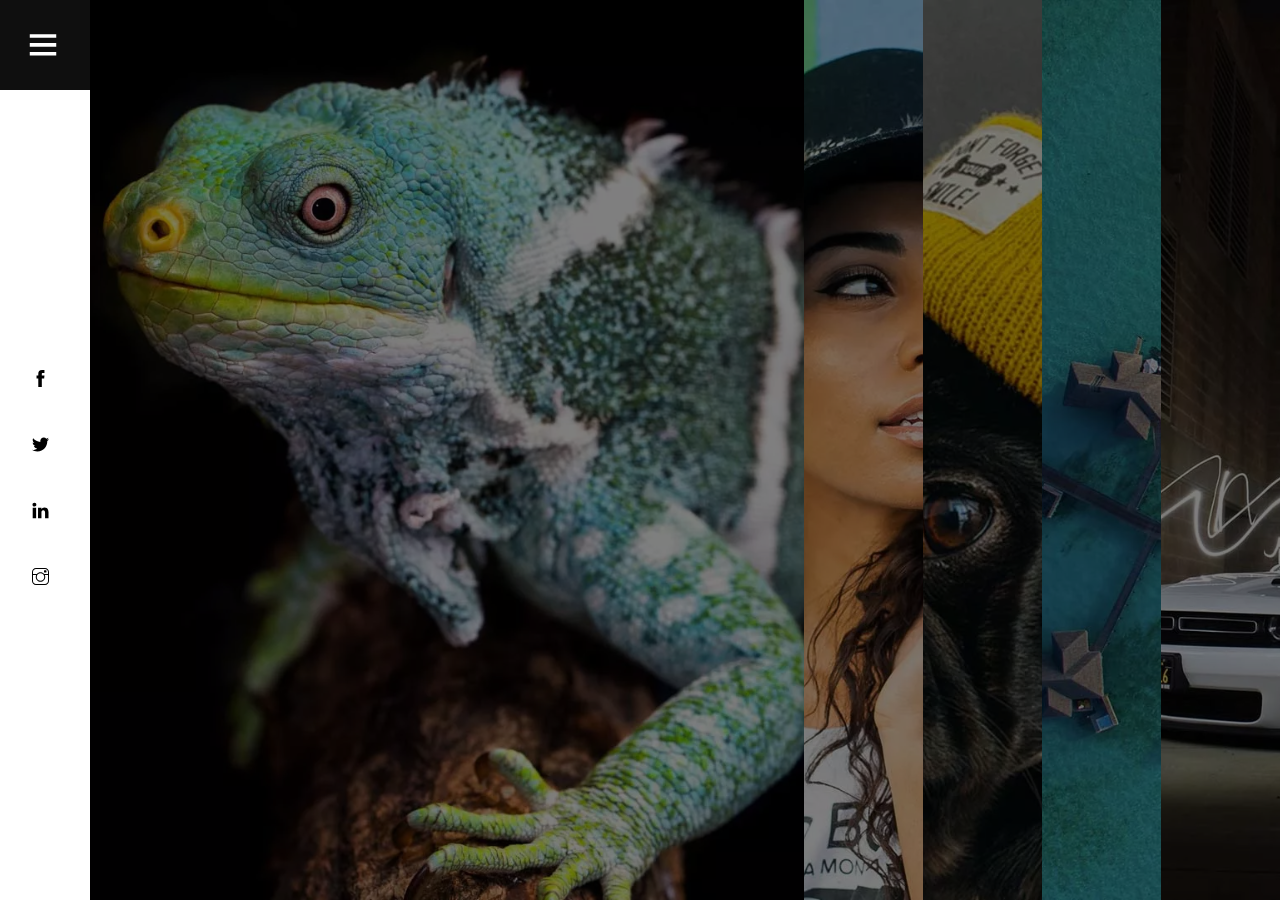
<file: index.html>
<!DOCTYPE html>
<html lang="en">
<head>
    <meta charset="UTF-8">
    <meta name="viewport" content="width=device-width, initial-scale=1.0">
    <title>Document</title>
    <link rel="stylesheet" href="main.css">
</head>
<body>
  <div class="Header">
    <div class="abrir" id="menu-btn"></div>
    <input class="checkbox" type="checkbox">
    <nav class="menu">
        <div class="blocoss">
        <div class="bloquinho"></div>
    <div class="logo"><h2 class="l1">TULEN</h2></div>

    </div>
<ul class="lista">
<li><a href="index.html" class="active">Home</a></li>
<li><a href="about.html">About</a></li>
<li><a href="gallery.html">Gallery</a></li>
<li><a href="blog.html">Blog</a></li>
<li><a href="contact.html">Contact</a></li>
</ul>
<footer>
<div class="icones">
  <i class="face1"><svg version="1.1" xmlns="http://www.w3.org/2000/svg" xmlns:xlink="http://www.w3.org/1999/xlink" width="17" height="17" viewBox="0 0 17 17">
    <g>
    </g>
        <path d="M12.461 5.57l-0.309 2.93h-2.342v8.5h-3.518v-8.5h-1.753v-2.93h1.753v-1.764c0-2.383 0.991-3.806 3.808-3.806h2.341v2.93h-1.465c-1.093 0-1.166 0.413-1.166 1.176v1.464h2.651z" fill="#000000" />
    </svg></i>
  <i class="tt1"><svg version="1.1" xmlns="http://www.w3.org/2000/svg" xmlns:xlink="http://www.w3.org/1999/xlink" width="17" height="17" viewBox="0 0 17 17">
    <g>
    </g>
        <path d="M15.253 5.038c0.011 0.151 0.011 0.302 0.011 0.454 0 4.605-3.506 9.912-9.913 9.912-1.974 0-3.808-0.572-5.351-1.564 0.281 0.032 0.551 0.042 0.842 0.042 1.629 0 3.127-0.55 4.325-1.488-1.532-0.032-2.815-1.036-3.257-2.417 0.215 0.032 0.431 0.054 0.656 0.054 0.314 0 0.627-0.043 0.918-0.118-1.596-0.324-2.794-1.726-2.794-3.419 0-0.011 0-0.033 0-0.043 0.464 0.258 1.003 0.42 1.575 0.442-0.938-0.626-1.553-1.694-1.553-2.901 0-0.647 0.173-1.241 0.475-1.759 1.715 2.115 4.293 3.496 7.184 3.646-0.055-0.259-0.087-0.529-0.087-0.799 0-1.919 1.554-3.483 3.484-3.483 1.003 0 1.909 0.42 2.546 1.1 0.787-0.151 1.541-0.442 2.211-0.841-0.259 0.809-0.809 1.489-1.532 1.919 0.702-0.075 1.381-0.269 2.007-0.539-0.475 0.69-1.068 1.306-1.747 1.802z" fill="#000000" />
    </svg></i>
  <i class="in1"><svg version="1.1" xmlns="http://www.w3.org/2000/svg" xmlns:xlink="http://www.w3.org/1999/xlink" width="17" height="17" viewBox="0 0 17 17">
    <g>
    </g>
        <path d="M0.698 5.823h3.438v10.323h-3.438v-10.323zM2.438 0.854c-1.167 0-1.938 0.771-1.938 1.782 0 0.989 0.74 1.781 1.896 1.781h0.021c1.198 0 1.948-0.792 1.938-1.781-0.011-1.011-0.74-1.782-1.917-1.782zM12.552 5.583c-1.829 0-2.643 1.002-3.094 1.709v-1.469h-3.427c0 0 0.042 0.969 0 10.323h3.427v-5.761c0-0.312 0.032-0.615 0.114-0.843 0.251-0.615 0.812-1.25 1.762-1.25 1.238 0 1.738 0.948 1.738 2.333v5.521h3.428v-5.917c0-3.167-1.688-4.646-3.948-4.646z" fill="#000000" />
    </svg></i>
  <i class="insta1"><svg version="1.1" xmlns="http://www.w3.org/2000/svg" xmlns:xlink="http://www.w3.org/1999/xlink" width="17" height="17" viewBox="0 0 17 17">
    <g>
    </g>
        <path d="M13 0h-9c-2.2 0-4 1.8-4 4v9c0 2.2 1.8 4 4 4h9c2.2 0 4-1.8 4-4v-9c0-2.2-1.8-4-4-4zM16 13c0 1.654-1.346 3-3 3h-9c-1.654 0-3-1.346-3-3v-6h3.207c-0.286 0.61-0.457 1.283-0.457 2 0 2.619 2.131 4.75 4.75 4.75s4.75-2.131 4.75-4.75c0-0.717-0.171-1.39-0.457-2h3.207v6zM12.25 9c0 2.068-1.682 3.75-3.75 3.75s-3.75-1.682-3.75-3.75 1.682-3.75 3.75-3.75 3.75 1.682 3.75 3.75zM12.152 6c-0.872-1.059-2.176-1.75-3.652-1.75s-2.78 0.691-3.652 1.75h-3.848v-2c0-1.654 1.346-3 3-3h9c1.654 0 3 1.346 3 3v2h-3.848zM14.454 2.722v1.298c0 0.299-0.244 0.543-0.542 0.543h-1.368c-0.3-0.001-0.544-0.245-0.544-0.543v-1.298c0-0.299 0.244-0.543 0.544-0.543h1.368c0.298 0 0.542 0.244 0.542 0.543z" fill="#000000" />
    </svg></i>
</div>
<p>Copyright ©2025 All Rights<br>reserved | This template is <br>Made with ❤️ by Colorlib</p>
</footer>
</nav>
    <section class="bloco"><svg id="branco" version="1.1" xmlns="http://www.w3.org/2000/svg" xmlns:xlink="http://www.w3.org/1999/xlink" width="17" height="17" viewBox="0 0 17 17">
        <g>
        </g>
            <path d="M16 3v2h-15v-2h15zM1 10h15v-2h-15v2zM1 15h15v-2h-15v2z" fill="#FFFFFF" />
        </svg></section>
 <div class="face"><svg version="1.1" xmlns="http://www.w3.org/2000/svg" xmlns:xlink="http://www.w3.org/1999/xlink" width="17" height="17" viewBox="0 0 17 17">
    <g>
    </g>
        <path d="M12.461 5.57l-0.309 2.93h-2.342v8.5h-3.518v-8.5h-1.753v-2.93h1.753v-1.764c0-2.383 0.991-3.806 3.808-3.806h2.341v2.93h-1.465c-1.093 0-1.166 0.413-1.166 1.176v1.464h2.651z" fill="#000000" />
    </svg></div>
 <div class="tt"><svg version="1.1" xmlns="http://www.w3.org/2000/svg" xmlns:xlink="http://www.w3.org/1999/xlink" width="17" height="17" viewBox="0 0 17 17">
    <g>
    </g>
        <path d="M15.253 5.038c0.011 0.151 0.011 0.302 0.011 0.454 0 4.605-3.506 9.912-9.913 9.912-1.974 0-3.808-0.572-5.351-1.564 0.281 0.032 0.551 0.042 0.842 0.042 1.629 0 3.127-0.55 4.325-1.488-1.532-0.032-2.815-1.036-3.257-2.417 0.215 0.032 0.431 0.054 0.656 0.054 0.314 0 0.627-0.043 0.918-0.118-1.596-0.324-2.794-1.726-2.794-3.419 0-0.011 0-0.033 0-0.043 0.464 0.258 1.003 0.42 1.575 0.442-0.938-0.626-1.553-1.694-1.553-2.901 0-0.647 0.173-1.241 0.475-1.759 1.715 2.115 4.293 3.496 7.184 3.646-0.055-0.259-0.087-0.529-0.087-0.799 0-1.919 1.554-3.483 3.484-3.483 1.003 0 1.909 0.42 2.546 1.1 0.787-0.151 1.541-0.442 2.211-0.841-0.259 0.809-0.809 1.489-1.532 1.919 0.702-0.075 1.381-0.269 2.007-0.539-0.475 0.69-1.068 1.306-1.747 1.802z" fill="#000000" />
    </svg></div>
 <div class="in"><svg version="1.1" xmlns="http://www.w3.org/2000/svg" xmlns:xlink="http://www.w3.org/1999/xlink" width="17" height="17" viewBox="0 0 17 17">
    <g>
    </g>
        <path d="M0.698 5.823h3.438v10.323h-3.438v-10.323zM2.438 0.854c-1.167 0-1.938 0.771-1.938 1.782 0 0.989 0.74 1.781 1.896 1.781h0.021c1.198 0 1.948-0.792 1.938-1.781-0.011-1.011-0.74-1.782-1.917-1.782zM12.552 5.583c-1.829 0-2.643 1.002-3.094 1.709v-1.469h-3.427c0 0 0.042 0.969 0 10.323h3.427v-5.761c0-0.312 0.032-0.615 0.114-0.843 0.251-0.615 0.812-1.25 1.762-1.25 1.238 0 1.738 0.948 1.738 2.333v5.521h3.428v-5.917c0-3.167-1.688-4.646-3.948-4.646z" fill="#000000" />
    </svg>
    </div>
 <div class="insta"><svg version="1.1" xmlns="http://www.w3.org/2000/svg" xmlns:xlink="http://www.w3.org/1999/xlink" width="17" height="17" viewBox="0 0 17 17">
    <g>
    </g>
        <path d="M13 0h-9c-2.2 0-4 1.8-4 4v9c0 2.2 1.8 4 4 4h9c2.2 0 4-1.8 4-4v-9c0-2.2-1.8-4-4-4zM16 13c0 1.654-1.346 3-3 3h-9c-1.654 0-3-1.346-3-3v-6h3.207c-0.286 0.61-0.457 1.283-0.457 2 0 2.619 2.131 4.75 4.75 4.75s4.75-2.131 4.75-4.75c0-0.717-0.171-1.39-0.457-2h3.207v6zM12.25 9c0 2.068-1.682 3.75-3.75 3.75s-3.75-1.682-3.75-3.75 1.682-3.75 3.75-3.75 3.75 1.682 3.75 3.75zM12.152 6c-0.872-1.059-2.176-1.75-3.652-1.75s-2.78 0.691-3.652 1.75h-3.848v-2c0-1.654 1.346-3 3-3h9c1.654 0 3 1.346 3 3v2h-3.848zM14.454 2.722v1.298c0 0.299-0.244 0.543-0.542 0.543h-1.368c-0.3-0.001-0.544-0.245-0.544-0.543v-1.298c0-0.299 0.244-0.543 0.544-0.543h1.368c0.298 0 0.542 0.244 0.542 0.543z" fill="#000000" />
    </svg>
    </div>
    </div>
    

   
</div>
    <div class="galeria">
        <div class="itens" id="A2"></div>
        <div class="itens" id="A3"></div>
        <div class="itens" id="A4"></div>
        <div class="itens" id="A5"></div>
        <div class="itens" id="A1"></div>
    </div>
</body>
</html>
</file>
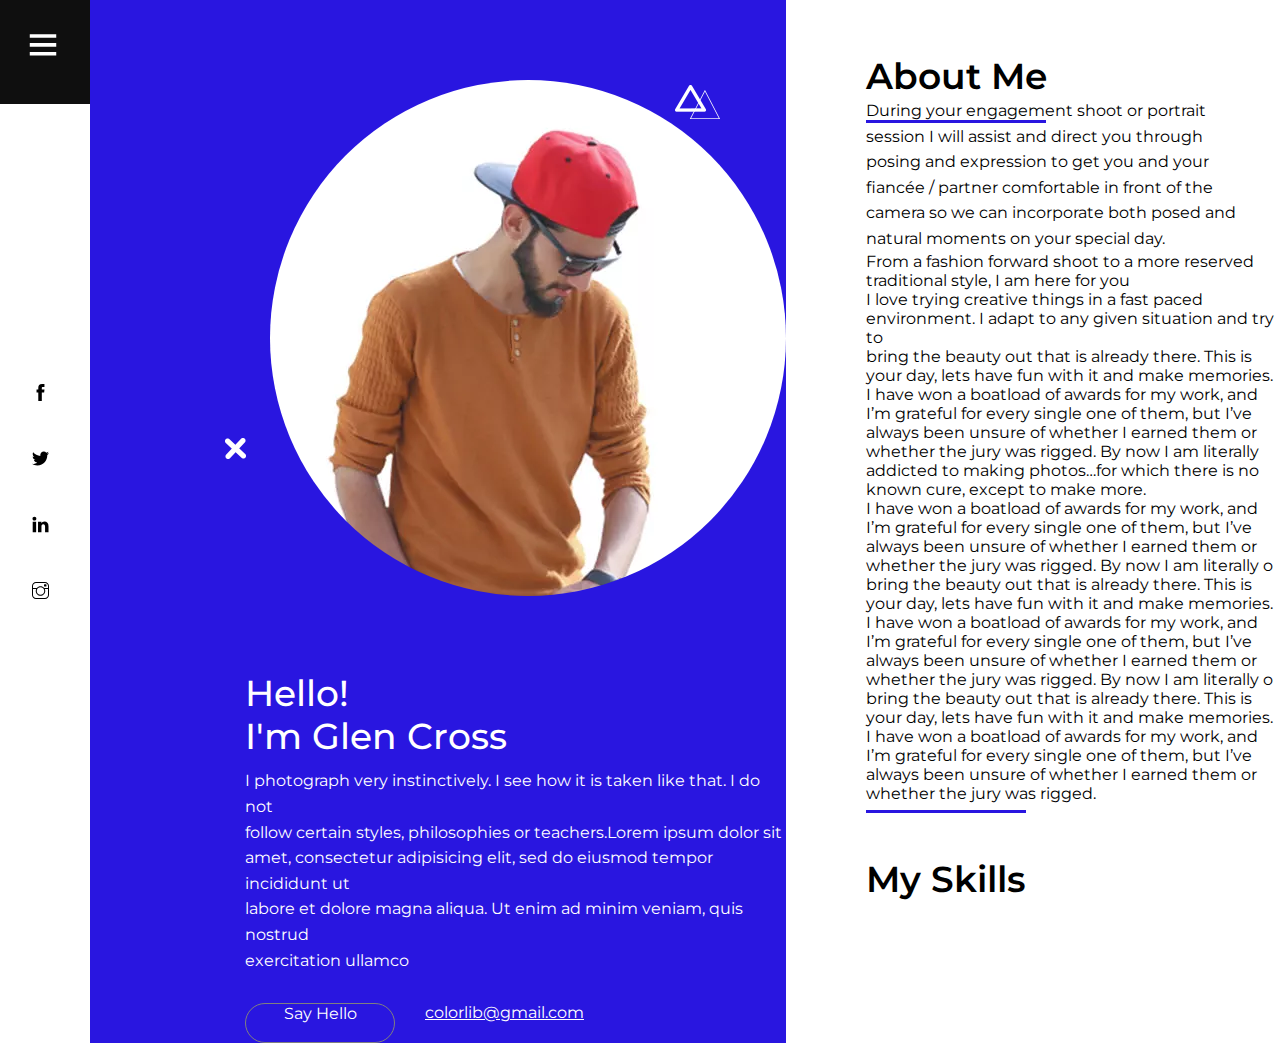
<file: about.html>
<!DOCTYPE html>
<html lang="en">
<head>
    <meta charset="UTF-8">
    <meta name="viewport" content="width=device-width, initial-scale=1.0">
    <title>Tulen | Photography Html Template </title>
    <link rel="stylesheet" href="about.css">
    <link rel="preconnect" href="https://fonts.googleapis.com">
<link rel="preconnect" href="https://fonts.gstatic.com" crossorigin>
<link href="https://fonts.googleapis.com/css2?family=Montserrat:ital,wght@0,100..900;1,100..900&display=swap" rel="stylesheet">

</head>
<body>
    <div class="Header">
        <div class="abrir" id="menu-btn"></div>
        <input class="checkbox" type="checkbox">
        <nav class="menu">
            <div class="blocoss">
            <div class="bloquinho"></div>
        <div class="logo"><h2 class="l1">TULEN</h2></div>

        </div>
  <ul class="lista">
    <li><a href="index.html" class="active">Home</a></li>
    <li><a href="about.html">About</a></li>
    <li><a href="galery.html">Gallery</a></li>
    <li><a href="blog.html">Blog</a></li>
    <li><a href="contact.html">Contact</a></li>
  </ul>
  <footer>
    <div class="icones">
      <i class="face1"><svg version="1.1" xmlns="http://www.w3.org/2000/svg" xmlns:xlink="http://www.w3.org/1999/xlink" width="17" height="17" viewBox="0 0 17 17">
        <g>
        </g>
            <path d="M12.461 5.57l-0.309 2.93h-2.342v8.5h-3.518v-8.5h-1.753v-2.93h1.753v-1.764c0-2.383 0.991-3.806 3.808-3.806h2.341v2.93h-1.465c-1.093 0-1.166 0.413-1.166 1.176v1.464h2.651z" fill="#000000" />
        </svg></i>
      <i class="tt1"><svg version="1.1" xmlns="http://www.w3.org/2000/svg" xmlns:xlink="http://www.w3.org/1999/xlink" width="17" height="17" viewBox="0 0 17 17">
        <g>
        </g>
            <path d="M15.253 5.038c0.011 0.151 0.011 0.302 0.011 0.454 0 4.605-3.506 9.912-9.913 9.912-1.974 0-3.808-0.572-5.351-1.564 0.281 0.032 0.551 0.042 0.842 0.042 1.629 0 3.127-0.55 4.325-1.488-1.532-0.032-2.815-1.036-3.257-2.417 0.215 0.032 0.431 0.054 0.656 0.054 0.314 0 0.627-0.043 0.918-0.118-1.596-0.324-2.794-1.726-2.794-3.419 0-0.011 0-0.033 0-0.043 0.464 0.258 1.003 0.42 1.575 0.442-0.938-0.626-1.553-1.694-1.553-2.901 0-0.647 0.173-1.241 0.475-1.759 1.715 2.115 4.293 3.496 7.184 3.646-0.055-0.259-0.087-0.529-0.087-0.799 0-1.919 1.554-3.483 3.484-3.483 1.003 0 1.909 0.42 2.546 1.1 0.787-0.151 1.541-0.442 2.211-0.841-0.259 0.809-0.809 1.489-1.532 1.919 0.702-0.075 1.381-0.269 2.007-0.539-0.475 0.69-1.068 1.306-1.747 1.802z" fill="#000000" />
        </svg></i>
      <i class="in1"><svg version="1.1" xmlns="http://www.w3.org/2000/svg" xmlns:xlink="http://www.w3.org/1999/xlink" width="17" height="17" viewBox="0 0 17 17">
        <g>
        </g>
            <path d="M0.698 5.823h3.438v10.323h-3.438v-10.323zM2.438 0.854c-1.167 0-1.938 0.771-1.938 1.782 0 0.989 0.74 1.781 1.896 1.781h0.021c1.198 0 1.948-0.792 1.938-1.781-0.011-1.011-0.74-1.782-1.917-1.782zM12.552 5.583c-1.829 0-2.643 1.002-3.094 1.709v-1.469h-3.427c0 0 0.042 0.969 0 10.323h3.427v-5.761c0-0.312 0.032-0.615 0.114-0.843 0.251-0.615 0.812-1.25 1.762-1.25 1.238 0 1.738 0.948 1.738 2.333v5.521h3.428v-5.917c0-3.167-1.688-4.646-3.948-4.646z" fill="#000000" />
        </svg></i>
      <i class="insta1"><svg version="1.1" xmlns="http://www.w3.org/2000/svg" xmlns:xlink="http://www.w3.org/1999/xlink" width="17" height="17" viewBox="0 0 17 17">
        <g>
        </g>
            <path d="M13 0h-9c-2.2 0-4 1.8-4 4v9c0 2.2 1.8 4 4 4h9c2.2 0 4-1.8 4-4v-9c0-2.2-1.8-4-4-4zM16 13c0 1.654-1.346 3-3 3h-9c-1.654 0-3-1.346-3-3v-6h3.207c-0.286 0.61-0.457 1.283-0.457 2 0 2.619 2.131 4.75 4.75 4.75s4.75-2.131 4.75-4.75c0-0.717-0.171-1.39-0.457-2h3.207v6zM12.25 9c0 2.068-1.682 3.75-3.75 3.75s-3.75-1.682-3.75-3.75 1.682-3.75 3.75-3.75 3.75 1.682 3.75 3.75zM12.152 6c-0.872-1.059-2.176-1.75-3.652-1.75s-2.78 0.691-3.652 1.75h-3.848v-2c0-1.654 1.346-3 3-3h9c1.654 0 3 1.346 3 3v2h-3.848zM14.454 2.722v1.298c0 0.299-0.244 0.543-0.542 0.543h-1.368c-0.3-0.001-0.544-0.245-0.544-0.543v-1.298c0-0.299 0.244-0.543 0.544-0.543h1.368c0.298 0 0.542 0.244 0.542 0.543z" fill="#000000" />
        </svg></i>
    </div>
    <p>Copyright ©2025<br>Made with ❤️ by Colorlib</p>
  </footer>
</nav>
        <section class="bloco"><svg id="branco" version="1.1" xmlns="http://www.w3.org/2000/svg" xmlns:xlink="http://www.w3.org/1999/xlink" width="17" height="17" viewBox="0 0 17 17">
            <g>
            </g>
                <path d="M16 3v2h-15v-2h15zM1 10h15v-2h-15v2zM1 15h15v-2h-15v2z" fill="#FFFFFF" />
            </svg></section>
     <div class="face"><svg version="1.1" xmlns="http://www.w3.org/2000/svg" xmlns:xlink="http://www.w3.org/1999/xlink" width="17" height="17" viewBox="0 0 17 17">
        <g>
        </g>
            <path d="M12.461 5.57l-0.309 2.93h-2.342v8.5h-3.518v-8.5h-1.753v-2.93h1.753v-1.764c0-2.383 0.991-3.806 3.808-3.806h2.341v2.93h-1.465c-1.093 0-1.166 0.413-1.166 1.176v1.464h2.651z" fill="#000000" />
        </svg></div>
     <div class="tt"><svg version="1.1" xmlns="http://www.w3.org/2000/svg" xmlns:xlink="http://www.w3.org/1999/xlink" width="17" height="17" viewBox="0 0 17 17">
        <g>
        </g>
            <path d="M15.253 5.038c0.011 0.151 0.011 0.302 0.011 0.454 0 4.605-3.506 9.912-9.913 9.912-1.974 0-3.808-0.572-5.351-1.564 0.281 0.032 0.551 0.042 0.842 0.042 1.629 0 3.127-0.55 4.325-1.488-1.532-0.032-2.815-1.036-3.257-2.417 0.215 0.032 0.431 0.054 0.656 0.054 0.314 0 0.627-0.043 0.918-0.118-1.596-0.324-2.794-1.726-2.794-3.419 0-0.011 0-0.033 0-0.043 0.464 0.258 1.003 0.42 1.575 0.442-0.938-0.626-1.553-1.694-1.553-2.901 0-0.647 0.173-1.241 0.475-1.759 1.715 2.115 4.293 3.496 7.184 3.646-0.055-0.259-0.087-0.529-0.087-0.799 0-1.919 1.554-3.483 3.484-3.483 1.003 0 1.909 0.42 2.546 1.1 0.787-0.151 1.541-0.442 2.211-0.841-0.259 0.809-0.809 1.489-1.532 1.919 0.702-0.075 1.381-0.269 2.007-0.539-0.475 0.69-1.068 1.306-1.747 1.802z" fill="#000000" />
        </svg></div>
     <div class="in"><svg version="1.1" xmlns="http://www.w3.org/2000/svg" xmlns:xlink="http://www.w3.org/1999/xlink" width="17" height="17" viewBox="0 0 17 17">
        <g>
        </g>
            <path d="M0.698 5.823h3.438v10.323h-3.438v-10.323zM2.438 0.854c-1.167 0-1.938 0.771-1.938 1.782 0 0.989 0.74 1.781 1.896 1.781h0.021c1.198 0 1.948-0.792 1.938-1.781-0.011-1.011-0.74-1.782-1.917-1.782zM12.552 5.583c-1.829 0-2.643 1.002-3.094 1.709v-1.469h-3.427c0 0 0.042 0.969 0 10.323h3.427v-5.761c0-0.312 0.032-0.615 0.114-0.843 0.251-0.615 0.812-1.25 1.762-1.25 1.238 0 1.738 0.948 1.738 2.333v5.521h3.428v-5.917c0-3.167-1.688-4.646-3.948-4.646z" fill="#000000" />
        </svg>
        </div>
     <div class="insta"><svg version="1.1" xmlns="http://www.w3.org/2000/svg" xmlns:xlink="http://www.w3.org/1999/xlink" width="17" height="17" viewBox="0 0 17 17">
        <g>
        </g>
            <path d="M13 0h-9c-2.2 0-4 1.8-4 4v9c0 2.2 1.8 4 4 4h9c2.2 0 4-1.8 4-4v-9c0-2.2-1.8-4-4-4zM16 13c0 1.654-1.346 3-3 3h-9c-1.654 0-3-1.346-3-3v-6h3.207c-0.286 0.61-0.457 1.283-0.457 2 0 2.619 2.131 4.75 4.75 4.75s4.75-2.131 4.75-4.75c0-0.717-0.171-1.39-0.457-2h3.207v6zM12.25 9c0 2.068-1.682 3.75-3.75 3.75s-3.75-1.682-3.75-3.75 1.682-3.75 3.75-3.75 3.75 1.682 3.75 3.75zM12.152 6c-0.872-1.059-2.176-1.75-3.652-1.75s-2.78 0.691-3.652 1.75h-3.848v-2c0-1.654 1.346-3 3-3h9c1.654 0 3 1.346 3 3v2h-3.848zM14.454 2.722v1.298c0 0.299-0.244 0.543-0.542 0.543h-1.368c-0.3-0.001-0.544-0.245-0.544-0.543v-1.298c0-0.299 0.244-0.543 0.544-0.543h1.368c0.298 0 0.542 0.244 0.542 0.543z" fill="#000000" />
        </svg>
        </div>
        </div>
    <div class="tela">
        <div class="azul">
            <img class="about-img" src="about.jpg.webp" alt="">
            <img class="about-img2" src="about-bg.png" alt="">
            <h2 class="about2">Hello! <br> I'm Glen Cross</h2>
            <p id="txt">I photograph very instinctively. I see how it is taken like that. I do not <br>follow certain styles, philosophies or teachers.Lorem ipsum dolor sit <br>amet, consectetur adipisicing elit, sed do eiusmod tempor incididunt ut <br>labore et dolore magna aliqua. Ut enim ad minim veniam, quis nostrud <br> exercitation ullamco</p>
           <div class="asd">
            <div class="hello">Say Hello</div>
           <a class="colorib" href="about.html">colorlib@gmail.com</a>
        </div>

        </div>
        <div class="escrita">
            <h2 class="about">About Me</h2>
            <div class="linha"></div>
                <p class="aboutt">During your engagement shoot or portrait session I will assist and direct you through posing and expression to get you and your fiancée / partner comfortable in front of the camera so we can incorporate both posed and natural moments on your special day. <br></p>
             <p class="abouttt">From a fashion forward shoot to a more reserved traditional style, I am here for you</p>
                 <p class="abou">I love trying creative things in a fast paced environment. I adapt to any given situation and try to <br> bring the beauty out that is already there. This is your day, lets have fun with it and make memories.</p>
             <p class="abou">I have won a boatload of awards for my work, and I’m grateful for every single one of them, but I’ve <br> always been unsure of whether I earned them or whether the jury was rigged. By now I am literally <br>addicted to making photos…for which there is no known cure, except to make more. <br></p>
                 <p class="abou">I have won a boatload of awards for my work, and I’m grateful for every single one of them, but I’ve <br> always been unsure of whether I earned them or whether the jury was rigged. By now I am literally o <br>bring the beauty out that is already there. This is your day, lets have fun with it and make memories. <br></p>
             <p class="abou">I have won a boatload of awards for my work, and I’m grateful for every single one of them, but I’ve <br> always been unsure of whether I earned them or whether the jury was rigged. By now I am literally o <br>bring the beauty out that is already there. This is your day, lets have fun with it and make memories. <br></p>
                 <p class="abou">I have won a boatload of awards for my work, and I’m grateful for every single one of them, but I’ve <br> always been unsure of whether I earned them or whether the jury was rigged.</p>
             <h2 class="about">My Skills</h2>
             <div class="linha2"></div>
             
            
        </div>
    </div>
</body>
</html>
</file>
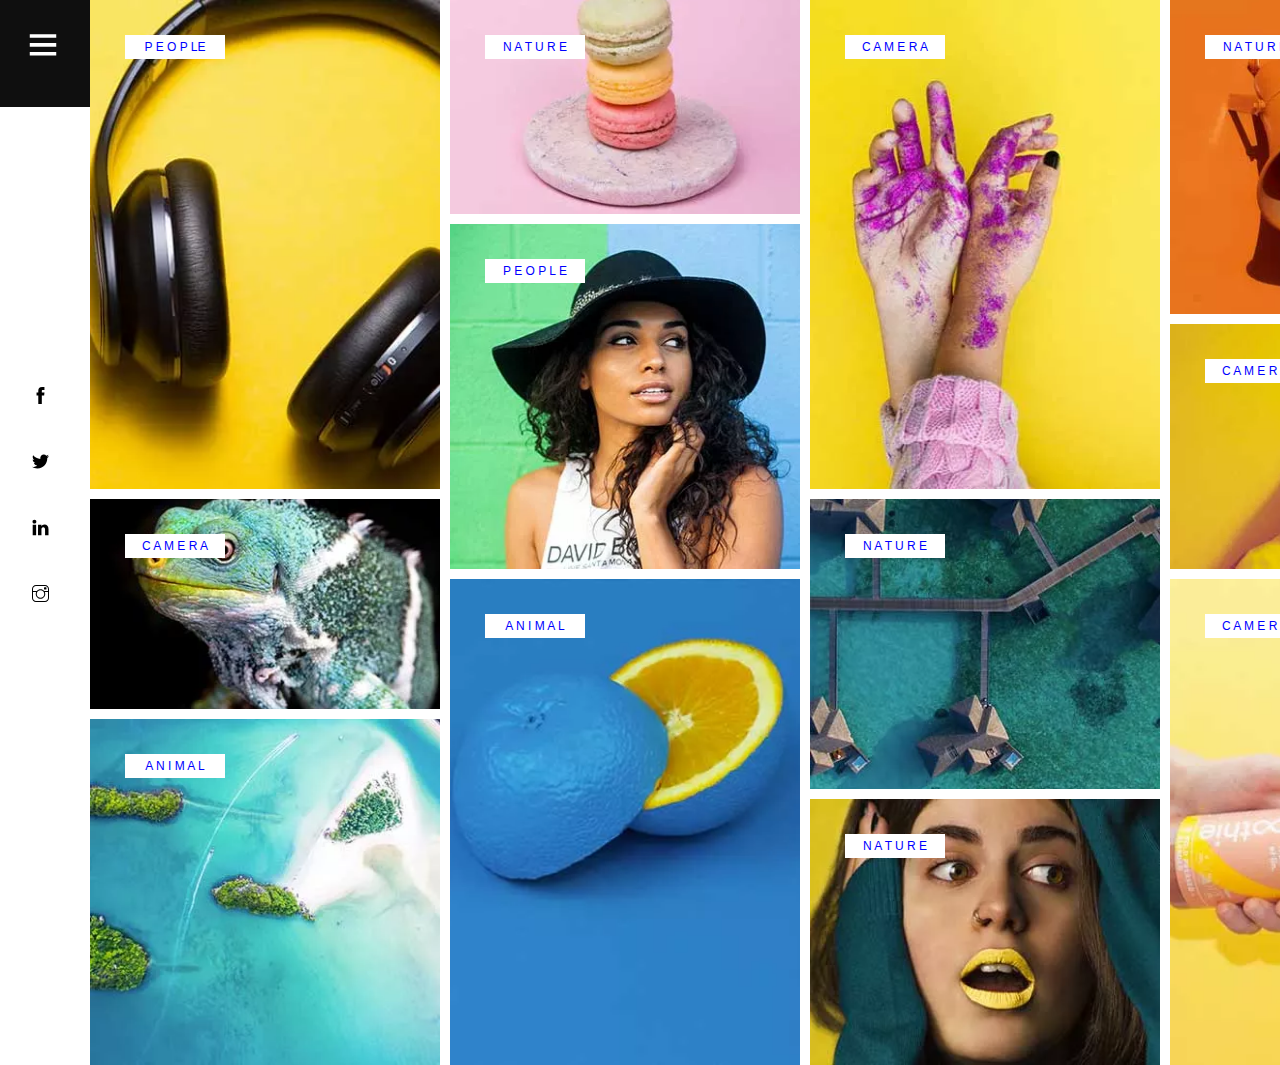
<file: blog.html>
<!DOCTYPE html>
<html lang="en">
<head>
    <meta charset="UTF-8">
    <meta name="viewport" content="width=device-width, initial-scale=1.0">
    <title>Document</title>
    <link rel="stylesheet" href="blog.css">
</head>
<body>
    <div class="Header">
        <div class="abrir" id="menu-btn"></div>
        <input class="checkbox" type="checkbox">
        <nav class="menu">
            <div class="blocoss">
            <div class="bloquinho"></div>
        <div class="logo"><h2 class="l1">TULEN</h2></div>

        </div>
  <ul class="lista">
    <li><a href="index.html" class="active">Home</a></li>
    <li><a href="about.html">About</a></li>
    <li><a href="galery.html">Gallery</a></li>
    <li><a href="blog.html">Blog</a></li>
    <li><a href="contact.html">Contact</a></li>
  </ul>
  <footer>
    <div class="icones">
      <i class="face1"><svg version="1.1" xmlns="http://www.w3.org/2000/svg" xmlns:xlink="http://www.w3.org/1999/xlink" width="17" height="17" viewBox="0 0 17 17">
        <g>
        </g>
            <path d="M12.461 5.57l-0.309 2.93h-2.342v8.5h-3.518v-8.5h-1.753v-2.93h1.753v-1.764c0-2.383 0.991-3.806 3.808-3.806h2.341v2.93h-1.465c-1.093 0-1.166 0.413-1.166 1.176v1.464h2.651z" fill="#000000" />
        </svg></i>
      <i class="tt1"><svg version="1.1" xmlns="http://www.w3.org/2000/svg" xmlns:xlink="http://www.w3.org/1999/xlink" width="17" height="17" viewBox="0 0 17 17">
        <g>
        </g>
            <path d="M15.253 5.038c0.011 0.151 0.011 0.302 0.011 0.454 0 4.605-3.506 9.912-9.913 9.912-1.974 0-3.808-0.572-5.351-1.564 0.281 0.032 0.551 0.042 0.842 0.042 1.629 0 3.127-0.55 4.325-1.488-1.532-0.032-2.815-1.036-3.257-2.417 0.215 0.032 0.431 0.054 0.656 0.054 0.314 0 0.627-0.043 0.918-0.118-1.596-0.324-2.794-1.726-2.794-3.419 0-0.011 0-0.033 0-0.043 0.464 0.258 1.003 0.42 1.575 0.442-0.938-0.626-1.553-1.694-1.553-2.901 0-0.647 0.173-1.241 0.475-1.759 1.715 2.115 4.293 3.496 7.184 3.646-0.055-0.259-0.087-0.529-0.087-0.799 0-1.919 1.554-3.483 3.484-3.483 1.003 0 1.909 0.42 2.546 1.1 0.787-0.151 1.541-0.442 2.211-0.841-0.259 0.809-0.809 1.489-1.532 1.919 0.702-0.075 1.381-0.269 2.007-0.539-0.475 0.69-1.068 1.306-1.747 1.802z" fill="#000000" />
        </svg></i>
      <i class="in1"><svg version="1.1" xmlns="http://www.w3.org/2000/svg" xmlns:xlink="http://www.w3.org/1999/xlink" width="17" height="17" viewBox="0 0 17 17">
        <g>
        </g>
            <path d="M0.698 5.823h3.438v10.323h-3.438v-10.323zM2.438 0.854c-1.167 0-1.938 0.771-1.938 1.782 0 0.989 0.74 1.781 1.896 1.781h0.021c1.198 0 1.948-0.792 1.938-1.781-0.011-1.011-0.74-1.782-1.917-1.782zM12.552 5.583c-1.829 0-2.643 1.002-3.094 1.709v-1.469h-3.427c0 0 0.042 0.969 0 10.323h3.427v-5.761c0-0.312 0.032-0.615 0.114-0.843 0.251-0.615 0.812-1.25 1.762-1.25 1.238 0 1.738 0.948 1.738 2.333v5.521h3.428v-5.917c0-3.167-1.688-4.646-3.948-4.646z" fill="#000000" />
        </svg></i>
      <i class="insta1"><svg version="1.1" xmlns="http://www.w3.org/2000/svg" xmlns:xlink="http://www.w3.org/1999/xlink" width="17" height="17" viewBox="0 0 17 17">
        <g>
        </g>
            <path d="M13 0h-9c-2.2 0-4 1.8-4 4v9c0 2.2 1.8 4 4 4h9c2.2 0 4-1.8 4-4v-9c0-2.2-1.8-4-4-4zM16 13c0 1.654-1.346 3-3 3h-9c-1.654 0-3-1.346-3-3v-6h3.207c-0.286 0.61-0.457 1.283-0.457 2 0 2.619 2.131 4.75 4.75 4.75s4.75-2.131 4.75-4.75c0-0.717-0.171-1.39-0.457-2h3.207v6zM12.25 9c0 2.068-1.682 3.75-3.75 3.75s-3.75-1.682-3.75-3.75 1.682-3.75 3.75-3.75 3.75 1.682 3.75 3.75zM12.152 6c-0.872-1.059-2.176-1.75-3.652-1.75s-2.78 0.691-3.652 1.75h-3.848v-2c0-1.654 1.346-3 3-3h9c1.654 0 3 1.346 3 3v2h-3.848zM14.454 2.722v1.298c0 0.299-0.244 0.543-0.542 0.543h-1.368c-0.3-0.001-0.544-0.245-0.544-0.543v-1.298c0-0.299 0.244-0.543 0.544-0.543h1.368c0.298 0 0.542 0.244 0.542 0.543z" fill="#000000" />
        </svg></i>
    </div>
    <p>Copyright ©2025<br>Made with ❤️ by Colorlib</p>
  </footer>
</nav>
        <section class="bloco"><svg id="branco" version="1.1" xmlns="http://www.w3.org/2000/svg" xmlns:xlink="http://www.w3.org/1999/xlink" width="17" height="17" viewBox="0 0 17 17">
            <g>
            </g>
                <path d="M16 3v2h-15v-2h15zM1 10h15v-2h-15v2zM1 15h15v-2h-15v2z" fill="#FFFFFF" />
            </svg></section>
     <div class="face"><svg version="1.1" xmlns="http://www.w3.org/2000/svg" xmlns:xlink="http://www.w3.org/1999/xlink" width="17" height="17" viewBox="0 0 17 17">
        <g>
        </g>
            <path d="M12.461 5.57l-0.309 2.93h-2.342v8.5h-3.518v-8.5h-1.753v-2.93h1.753v-1.764c0-2.383 0.991-3.806 3.808-3.806h2.341v2.93h-1.465c-1.093 0-1.166 0.413-1.166 1.176v1.464h2.651z" fill="#000000" />
        </svg></div>
     <div class="tt"><svg version="1.1" xmlns="http://www.w3.org/2000/svg" xmlns:xlink="http://www.w3.org/1999/xlink" width="17" height="17" viewBox="0 0 17 17">
        <g>
        </g>
            <path d="M15.253 5.038c0.011 0.151 0.011 0.302 0.011 0.454 0 4.605-3.506 9.912-9.913 9.912-1.974 0-3.808-0.572-5.351-1.564 0.281 0.032 0.551 0.042 0.842 0.042 1.629 0 3.127-0.55 4.325-1.488-1.532-0.032-2.815-1.036-3.257-2.417 0.215 0.032 0.431 0.054 0.656 0.054 0.314 0 0.627-0.043 0.918-0.118-1.596-0.324-2.794-1.726-2.794-3.419 0-0.011 0-0.033 0-0.043 0.464 0.258 1.003 0.42 1.575 0.442-0.938-0.626-1.553-1.694-1.553-2.901 0-0.647 0.173-1.241 0.475-1.759 1.715 2.115 4.293 3.496 7.184 3.646-0.055-0.259-0.087-0.529-0.087-0.799 0-1.919 1.554-3.483 3.484-3.483 1.003 0 1.909 0.42 2.546 1.1 0.787-0.151 1.541-0.442 2.211-0.841-0.259 0.809-0.809 1.489-1.532 1.919 0.702-0.075 1.381-0.269 2.007-0.539-0.475 0.69-1.068 1.306-1.747 1.802z" fill="#000000" />
        </svg></div>
     <div class="in"><svg version="1.1" xmlns="http://www.w3.org/2000/svg" xmlns:xlink="http://www.w3.org/1999/xlink" width="17" height="17" viewBox="0 0 17 17">
        <g>
        </g>
            <path d="M0.698 5.823h3.438v10.323h-3.438v-10.323zM2.438 0.854c-1.167 0-1.938 0.771-1.938 1.782 0 0.989 0.74 1.781 1.896 1.781h0.021c1.198 0 1.948-0.792 1.938-1.781-0.011-1.011-0.74-1.782-1.917-1.782zM12.552 5.583c-1.829 0-2.643 1.002-3.094 1.709v-1.469h-3.427c0 0 0.042 0.969 0 10.323h3.427v-5.761c0-0.312 0.032-0.615 0.114-0.843 0.251-0.615 0.812-1.25 1.762-1.25 1.238 0 1.738 0.948 1.738 2.333v5.521h3.428v-5.917c0-3.167-1.688-4.646-3.948-4.646z" fill="#000000" />
        </svg>
        </div>
     <div class="insta"><svg version="1.1" xmlns="http://www.w3.org/2000/svg" xmlns:xlink="http://www.w3.org/1999/xlink" width="17" height="17" viewBox="0 0 17 17">
        <g>
        </g>
            <path d="M13 0h-9c-2.2 0-4 1.8-4 4v9c0 2.2 1.8 4 4 4h9c2.2 0 4-1.8 4-4v-9c0-2.2-1.8-4-4-4zM16 13c0 1.654-1.346 3-3 3h-9c-1.654 0-3-1.346-3-3v-6h3.207c-0.286 0.61-0.457 1.283-0.457 2 0 2.619 2.131 4.75 4.75 4.75s4.75-2.131 4.75-4.75c0-0.717-0.171-1.39-0.457-2h3.207v6zM12.25 9c0 2.068-1.682 3.75-3.75 3.75s-3.75-1.682-3.75-3.75 1.682-3.75 3.75-3.75 3.75 1.682 3.75 3.75zM12.152 6c-0.872-1.059-2.176-1.75-3.652-1.75s-2.78 0.691-3.652 1.75h-3.848v-2c0-1.654 1.346-3 3-3h9c1.654 0 3 1.346 3 3v2h-3.848zM14.454 2.722v1.298c0 0.299-0.244 0.543-0.542 0.543h-1.368c-0.3-0.001-0.544-0.245-0.544-0.543v-1.298c0-0.299 0.244-0.543 0.544-0.543h1.368c0.298 0 0.542 0.244 0.542 0.543z" fill="#000000" />
        </svg>
        </div>
        </div>
    

<div class="gallery">
    <div class="item item1"><div class="people">P E O P LE</div> <img src="foneblog.jpg  " alt=""></div>
    <div class="item item2"><div class="people">N A T U R E</div> <img src="macarroniblog.jpg" alt=""></div>
    <div class="item item3"><div class="people">C A M E R A</div> <img src="maoblogprincipal.jpg" alt=""></div>
    <div class="item item4"><div class="people">N A T U R E</div> <img src="coneblog.jpg" alt=""></div>
    <div class="item item5"><div class="people">A N I M A L</div> <img src="cestablog.jpg" alt=""></div>
    <div class="item item6"><div class="people">P E O P L E</div> <img src="mulherblog.jpg" alt=""></div>
    <div class="item item8"><div class="people">C A M E R A</div> <img src="doisdedosblog.jpg" alt=""></div>
    <div class="item item9"><div class="people">C A M E R A</div> <img src="camaleaoblog.jpg" alt=""></div>
    <div class="item item10"><div class="people">N A T U R E</div> <img src="minimarblog.jpg" alt=""></div>
    <div class="item item11"><div class="people">A N I M A L</div> <img src="cachorroblog.jpg.webp" alt=""></div>
    <div class="item item12"><div class="people">A N I M A L</div> <img src="laranjablog.jpg" alt=""></div>
    <div class="item item13"><div class="people">C A M E R A</div> <img src="liquidoblog.jpg" alt=""></div>
    <div class="item item14"><div class="people">A N I M A L</div> <img src="mar2blog.jpg" alt=""></div>
    <div class="item item15"><div class="people">N A T U R E</div> <img src="berinjelablog.jpg" alt=""></div>
    <div class="item item16"><div class="people">N A T U R E</div> <img src="batomblog.jpg.webp" alt=""></div>
  </div> 

</div>
</body>
</html>
</file>
<file: main.css>
*{margin: 0;
    box-sizing: border-box;}

    body{display: grid;
    grid-template-columns: 90px 1fr;
height: 100vh;}

.galeria{ display: flex;}

#A1{ flex-grow: 6;
    order: -1;
    background-color: rgba(0, 0, 0, 0.5);
background-image: url(camaleao.jpg.webp);}
#A2{ background-image: url(mulher.jpg.webp);}
#A3{background-image: url(cachorro.jpg.webp);}
#A4{ background-image: url(mar.jpg.webp);}
#A5{background-image: url(carro.jpg.webp);}

.itens{ flex-grow: 1;
    background-size: cover;
background-position: center;
background-color:rgba(0, 0, 0, 0.5) ;
background-blend-mode: multiply;
transition: 0.4s;}

.itens:hover{ flex-grow: 6;
    background-color: transparent;}

.menubutton{ background-color: #0f0f0f;
height: 90px;}




*{margin: 0;
  box-sizing: border-box;
  padding: 0;
  font-family: "Montserrat", sans-serif;
  font-optical-sizing: auto;
  font-weight: 400;
  font-style: normal;}
  
  body {display: grid;
  grid-template-columns: 90px 1fr;
  height: 100vh;
    }
  
  .tela {display: flex;}
  
  .item {flex-grow: 1;
  background-size: cover;
  background-position: center;
  background-color: rgba(0, 0, 0, 0.6);
  background-blend-mode: multiply;
  transition: 0.4s;}
  .item:hover {flex-grow: 6;
  background-color: transparent;}
  
  
  .bloco {background-color: #0f0f0f;
  width: 100%;
  height: 10%;} 
  
  
  .face {margin-top: 280px;
  margin-left: 35%;
  cursor: pointer;}
  .tt {margin-left: 35%;
      padding-top: 45px;
      cursor: pointer;}
  .insta {margin-left: 35%;
      cursor: pointer;
      padding-top: 45px;}
  .in {margin-left: 35%;
      cursor: pointer;
      padding-top: 45px;}
  
   #branco {margin-left: 25%;
  margin-top: 32%;
  width: 40px;
  height: 30px;
  cursor: pointer;}
  
  .azul {background-color: #2916e0;
  width: 100%;}
  
  .about {font-weight: 600;
  font-size: 36px;
  margin-left: 80px;
  margin-top: 54px;}
  .about2 {font-weight: 500;
      font-size: 36px;
      margin-left: 155px;
      margin-top: 72px;
  color: white;
  line-height: 1.2;}
  
  .linha {background-color: #2916e0;
  width: 180px;
  position: absolute;
  top: 120px;
  height: 3px;
  margin-left: 80px;}
  
  .aboutt {font-size: 16px;
  width: 80%;
  margin-left: 80px;
  line-height: 1.6;}
  .abouttt {font-size: 16px;
  width: 80%;
  margin-left: 80px;}
  .abou {font-size: 16px;
      margin-left: 80px;}
  
  .linha2 {background-color: #2916e0;
          width: 160px;
          position: absolute;
          top: 810px;
          height: 3px;
          margin-left: 80px;}
  
  .about-img {border-radius: 50%;
  margin-left: 180px;
  margin-top: 80px;}
  .about-img2 {
  position: absolute;
  left: 225px;
  top: 85px;}
  
  #txt {margin-left: 155px;
  margin-top: 10px;
  line-height: 1.6;
  color: white;}
  
  .hello {border: 1px solid gray;
      border-radius: 50px;
  width: 150px;
  height: 40px;
  margin-left: 155px;
  text-align: center;
  margin-top: 30px;
  color: white;}
  
  .menu {position: absolute;
    top: 0;
    left: -300px;
    width: 260px;
    height: 100vh;
    background: white;
    padding: 20px;
    box-shadow: 2px 0 5px rgba(0,0,0,0.1);
    transition: left 0.3s ease;
    display: flex;
    flex-direction: column;
    justify-content: space-between;
    z-index: 999;
  }
  
  .lista {
    list-style: none;
    padding: 0;
    text-align: center;
  }
  
  .checkbox {
    position: absolute;
    width: 90px;
    height: 90px;
    opacity: 0;
    cursor: pointer;
    z-index: 9999;}
  
  
  .checkbox:checked + .menu {
    left: 0;
  }
  
  .lista li {
    margin: 15px 0;
  }
  
  .lista a {
    text-decoration: none;
    color: #aaa;
    font-size: 18px;
    transition: 0.3s;
  }
  
  .lista a:hover,
  .lista a.active {
    color: #3a2df5;
  }
  
  
  
  .menu footer {
    text-align: center;
    font-size: 12px;
    color: #999;
  }
  
  .lista {
    margin-bottom: 10px;
  }
  
  .lista i {
    margin: 0 5px;
    cursor: pointer;
  }
  
  .logo {margin-left: 50%;
  background-color: #3a2df5;
  width: 38%;}
  
  #menu-btn {position: absolute;
  width: 200px;
  height: 200px;}
</file>
<file: about.css>
*{margin: 0;
    box-sizing: border-box;
    padding: 0;
    font-family: "Montserrat", sans-serif;
    font-optical-sizing: auto;
    font-weight: 400;
    font-style: normal;}
    
    body {display: grid;
    grid-template-columns: 90px 1fr;
    height: 100vh;
      }
    
    .tela {display: flex;}
    
    .item {flex-grow: 1;
    background-size: cover;
    background-position: center;
    background-color: rgba(0, 0, 0, 0.6);
    background-blend-mode: multiply;
    transition: 0.4s;}
    .item:hover {flex-grow: 6;
    background-color: transparent;}
    
    
    .bloco {background-color: #0f0f0f;
    width: 100%;
    height: 10%;} 
    
    
    .face {margin-top: 280px;
    margin-left: 35%;
    cursor: pointer;}
    .tt {margin-left: 35%;
        padding-top: 45px;
        cursor: pointer;}
    .insta {margin-left: 35%;
        cursor: pointer;
        padding-top: 45px;}
    .in {margin-left: 35%;
        cursor: pointer;
        padding-top: 45px;}
    
     #branco {margin-left: 25%;
    margin-top: 32%;
    width: 40px;
    height: 30px;
    cursor: pointer;}
    
    .azul {background-color: #2916e0;
    width: 100%;}
    
    .about {font-weight: 600;
    font-size: 36px;
    margin-left: 80px;
    margin-top: 54px;}
    .about2 {font-weight: 500;
        font-size: 36px;
        margin-left: 155px;
        margin-top: 72px;
    color: white;
    line-height: 1.2;}
    
    .linha {background-color: #2916e0;
    width: 180px;
    position: absolute;
    top: 120px;
    height: 3px;
    margin-left: 80px;}
    
    .aboutt {font-size: 16px;
    width: 80%;
    margin-left: 80px;
    line-height: 1.6;}
    .abouttt {font-size: 16px;
    width: 80%;
    margin-left: 80px;}
    .abou {font-size: 16px;
        margin-left: 80px;}
    
    .linha2 {background-color: #2916e0;
            width: 160px;
            position: absolute;
            top: 810px;
            height: 3px;
            margin-left: 80px;}
    
    .about-img {border-radius: 50%;
    margin-left: 180px;
    margin-top: 80px;}
    .about-img2 {
    position: absolute;
    left: 225px;
    top: 85px;}
    
    #txt {margin-left: 155px;
    margin-top: 10px;
    line-height: 1.6;
    color: white;}
    
    .hello {border: 1px solid gray;
        border-radius: 50px;
    width: 150px;
    height: 40px;
    margin-left: 155px;
    text-align: center;
    margin-top: 30px;
    color: white;}
    
    .menu {position: absolute;
      top: 0;
      left: -300px;
      width: 260px;
      height: 100vh;
      background: white;
      padding: 20px;
      box-shadow: 2px 0 5px rgba(0,0,0,0.1);
      transition: left 0.3s ease;
      display: flex;
      flex-direction: column;
      justify-content: space-between;
      z-index: 999;
    }
    
    .lista {
      list-style: none;
      padding: 0;
      text-align: center;
    }
    
    .checkbox {
      position: absolute;
      width: 90px;
      height: 90px;
      opacity: 0;
      cursor: pointer;
      z-index: 9999;}
    
    
    .checkbox:checked + .menu {
      left: 0;
    }
    
    .lista li {
      margin: 15px 0;
      line-height: 45px;
    }
    
    .lista a {
      text-decoration: none;
      color: #aaa;
      font-size: 30px;
      transition: 0.3s;}
    
    
    .lista a:hover,
    .lista a.active {
      color: #3a2df5;
    }
    
    
    
    .menu footer {
      text-align: center;
      font-size: 12px;
      color: #999;
    }
    
    .lista {
      margin-bottom: 10px;
    }
    
    .lista i {
      margin: 0 5px;
      cursor: pointer;
    }
    
    .logo {margin-left: 50%;
    background-color: #3a2df5;
    width: 38%;}
    
    #menu-btn {position: absolute;
    width: 200px;
    height: 200px;}
    
    .bloquinho {background-color: #0f0f0f;
    width: 120px;
    height: 90px;
    position: absolute;
    top: 0;
    left: 0;}
    
    .logo {position: absolute;
    top: 0;
    right: 0px;
    width: 180px;
    height: 90px;
    padding: 0;
    display: flex;}
    
    .l1 {color: white;
    margin-left: 25%;
    margin-top: 15%;
    font-weight: 600;
    font-size: 28px;
    }
    .asd {display: flex;}
    
    .colorib {color: white;
    margin-top: 30px;
    margin-left: 30px;}
</file>
<file: blog.css>
*{margin: 0;
box-sizing: border-box;
font-family: sans-serif;}

body{ display: grid;
grid-template-columns: 90px 1fr;
height: 100vh;}


.item {
  position: relative;
  overflow: hidden;
}

.item img {
  width: 100%;
  height: 100%;
  object-fit: cover;
  display: block;
}



.gallery {
  display: grid;
  grid-template-columns: repeat(5, 350px);
  grid-template-rows: 214px 90px 165px 70px 60px 60px 70px 120px 1fr;
  gap: 10px;
}

.item {
  position: relative;
  overflow: hidden;
}

.item img {
  width: 100%;
  height: 100%;
  object-fit: cover;
  display: block;
}


  .item.item1{ grid-row: span 3;
  z-index: 92 ;}
    .item.item3{ grid-row: span 3;}
      .item.item4{grid-row: span 2;}
         .item.item5{ grid-row: span 3;}
          .item.item6{ grid-row: span 3;}
            .item.item8{grid-row: span 2;}
              .item.item9{ grid-row: span 3;}
            .item.item10{ grid-row: span 4;}
          .item.item11{ grid-row: span 3;}
        .item.item12{ grid-row: span 5;}
          .item.item13{grid-row: span 5;}
            .item.item14{ grid-row: span 3;}
          .item.item15{ grid-row: span 3;}
        .item.item16{ grid-row: span 2;}



.people{position: absolute;
   z-index: 99;
margin-top: 10%;
margin-left: 10%;
background-color: white;
color: blue;
width: 100px;
text-align: center;
font-size: 12px;
padding: 5px}







.tela {display: flex;}
    
    .item {flex-grow: 1;
    background-size: cover;
    background-position: center;
    background-color: rgba(0, 0, 0, 0.6);
    background-blend-mode: multiply;
    transition: 0.4s;}
    .item:hover {flex-grow: 6;
    background-color: transparent;}
    
    
    .bloco {background-color: #0f0f0f;
    width: 100%;
    height: 10%;} 
    
    
    .face {margin-top: 280px;
    margin-left: 35%;
    cursor: pointer;}
    .tt {margin-left: 35%;
        padding-top: 45px;
        cursor: pointer;}
    .insta {margin-left: 35%;
        cursor: pointer;
        padding-top: 45px;}
    .in {margin-left: 35%;
        cursor: pointer;
        padding-top: 45px;}
    
     #branco {margin-left: 25%;
    margin-top: 32%;
    width: 40px;
    height: 30px;
    cursor: pointer;}
    
    .azul {background-color: #2916e0;
    width: 100%;}
    
    .about {font-weight: 600;
    font-size: 36px;
    margin-left: 80px;
    margin-top: 54px;}
    .about2 {font-weight: 500;
        font-size: 36px;
        margin-left: 155px;
        margin-top: 72px;
    color: white;
    line-height: 1.2;}
    
    .linha {background-color: #2916e0;
    width: 180px;
    position: absolute;
    top: 120px;
    height: 3px;
    margin-left: 80px;}
    
    .aboutt {font-size: 16px;
    width: 80%;
    margin-left: 80px;
    line-height: 1.6;}
    .abouttt {font-size: 16px;
    width: 80%;
    margin-left: 80px;}
    .abou {font-size: 16px;
        margin-left: 80px;}
    
    .linha2 {background-color: #2916e0;
            width: 160px;
            position: absolute;
            top: 810px;
            height: 3px;
            margin-left: 80px;}
    
    .about-img {border-radius: 50%;
    margin-left: 180px;
    margin-top: 80px;}
    .about-img2 {
    position: absolute;
    left: 225px;
    top: 85px;}
    
    #txt {margin-left: 155px;
    margin-top: 10px;
    line-height: 1.6;
    color: white;}
    
    .hello {border: 1px solid gray;
        border-radius: 50px;
    width: 150px;
    height: 40px;
    margin-left: 155px;
    text-align: center;
    margin-top: 30px;
    color: white;}
    
    .menu {position: absolute;
      top: 0;
      left: -300px;
      width: 260px;
      height: 100vh;
      background: white;
      padding: 20px;
      box-shadow: 2px 0 5px rgba(0,0,0,0.1);
      transition: left 0.3s ease;
      display: flex;
      flex-direction: column;
      justify-content: space-between;
      z-index: 999;
    }
    
    .lista {
      list-style: none;
      padding: 0;
      text-align: center;
    }
    
    .checkbox {
      position: absolute;
      width: 90px;
      height: 90px;
      opacity: 0;
      cursor: pointer;
      z-index: 9999;}
    
    
    .checkbox:checked + .menu {
      left: 0;
    }
    
    .lista li {
      margin: 15px 0;
      line-height: 45px;
    }
    
    .lista a {
      text-decoration: none;
      color: #aaa;
      font-size: 30px;
      transition: 0.3s;}
    
    
    .lista a:hover,
    .lista a.active {
      color: #3a2df5;
    }
    
    
    
    .menu footer {
      text-align: center;
      font-size: 12px;
      color: #999;
    }
    
    .lista {
      margin-bottom: 10px;
    }
    
    .lista i {
      margin: 0 5px;
      cursor: pointer;
    }
    
    .logo {margin-left: 50%;
    background-color: #3a2df5;
    width: 38%;}
    
    #menu-btn {position: absolute;
    width: 200px;
    height: 200px;}
    
    .bloquinho {background-color: #0f0f0f;
    width: 120px;
    height: 90px;
    position: absolute;
    top: 0;
    left: 0;}
    
    .logo {position: absolute;
    top: 0;
    right: 0px;
    width: 180px;
    height: 90px;
    padding: 0;
    display: flex;}
    
    .l1 {color: white;
    margin-left: 25%;
    margin-top: 15%;
    font-weight: 600;
    font-size: 28px;
    }
    .asd {display: flex;}
    
    .colorib {color: white;
    margin-top: 30px;
    margin-left: 30px;}
</file>
